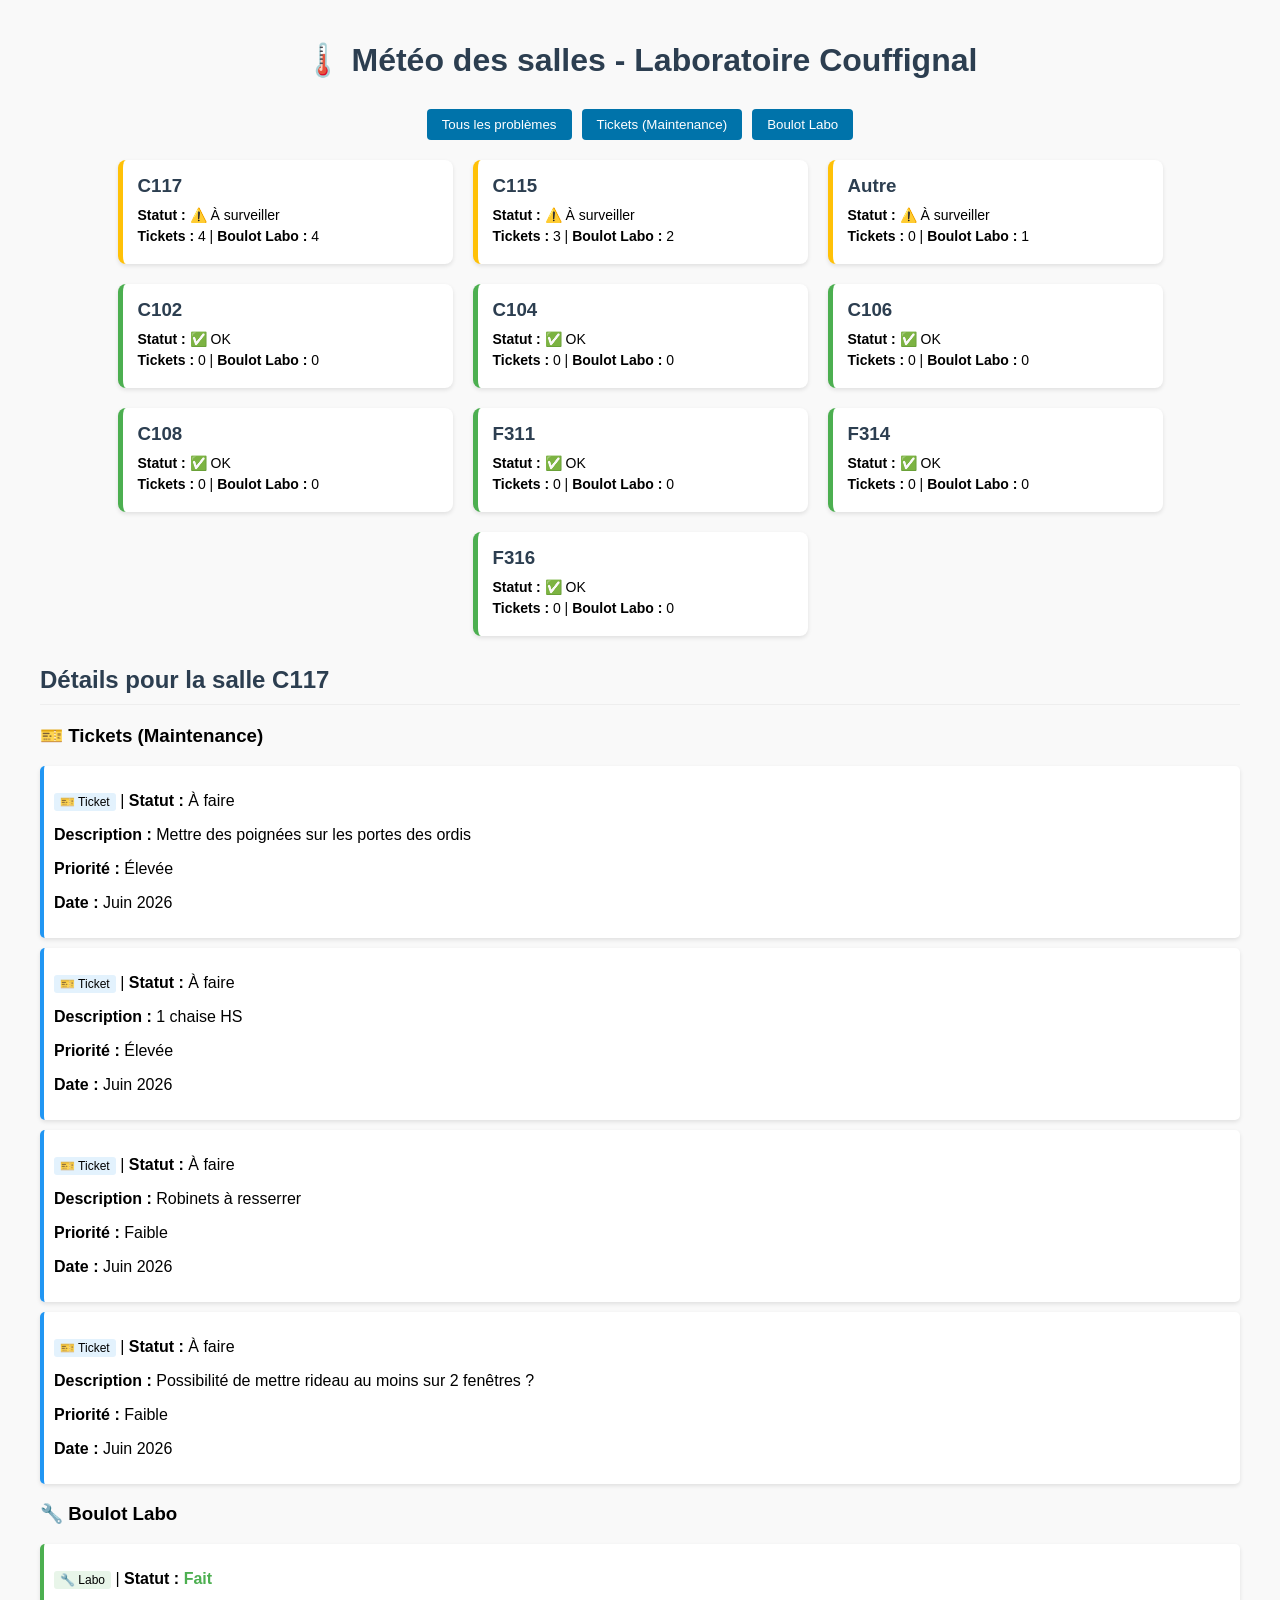
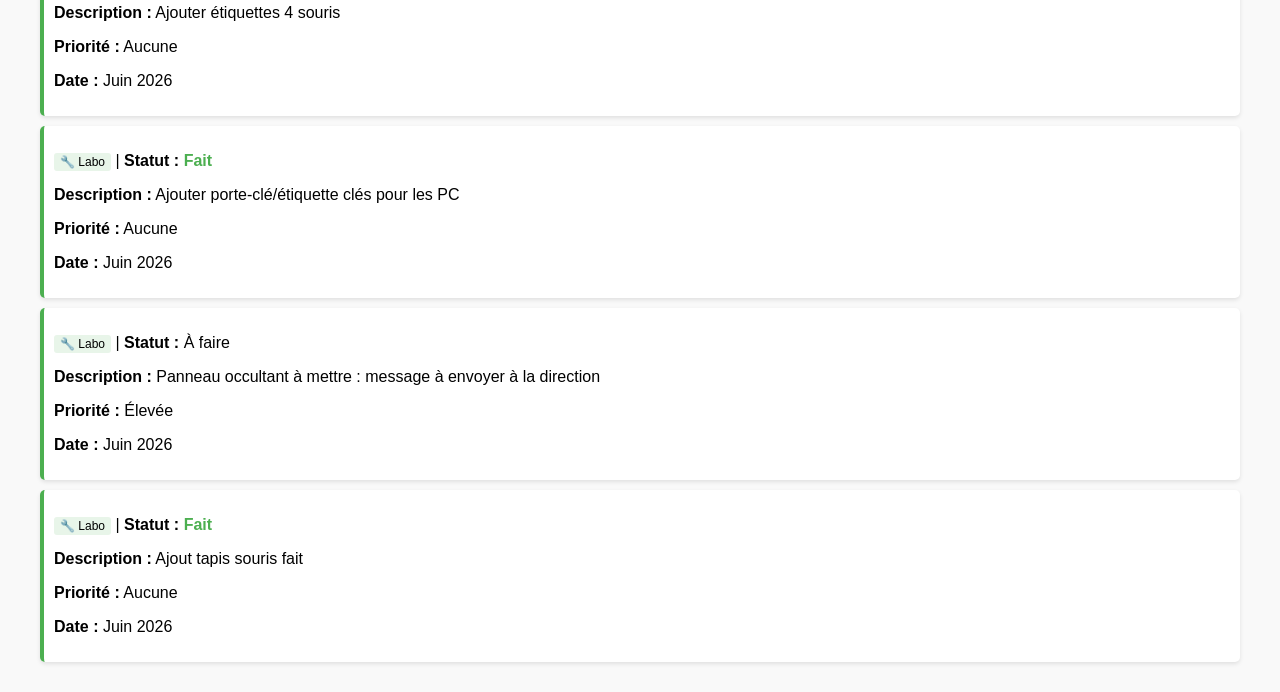
<file: index.html>
<!DOCTYPE html>
<html lang="fr">

<head>
    <meta charset="UTF-8">
    <meta name="viewport" content="width=device-width, initial-scale=1.0">
    <title>🌡️ Météo des salles - Laboratoire Couffignal</title>
    <link rel="stylesheet" href="style.css">
</head>
<body>
    <h1>🌡️ Météo des salles - Laboratoire Couffignal</h1>

    <!-- Filtres -->
    <div class="filters">
        <button onclick="filterProblems('all')">Tous les problèmes</button>
        <button onclick="filterProblems('ticket')">Tickets (Maintenance)</button>
        <button onclick="filterProblems('labo')">Boulot Labo</button>
    </div>

    <!-- Tableau de bord -->
    <div class="dashboard" id="dashboard"></div>

    <!-- Liste des problèmes -->
    <div class="problems" id="problemsList"></div>

    <!-- data.js DOIT être chargé avant script.js -->
    <script src="data.js"></script>
    <script src="script.js"></script>
</body>
</html>
</file>
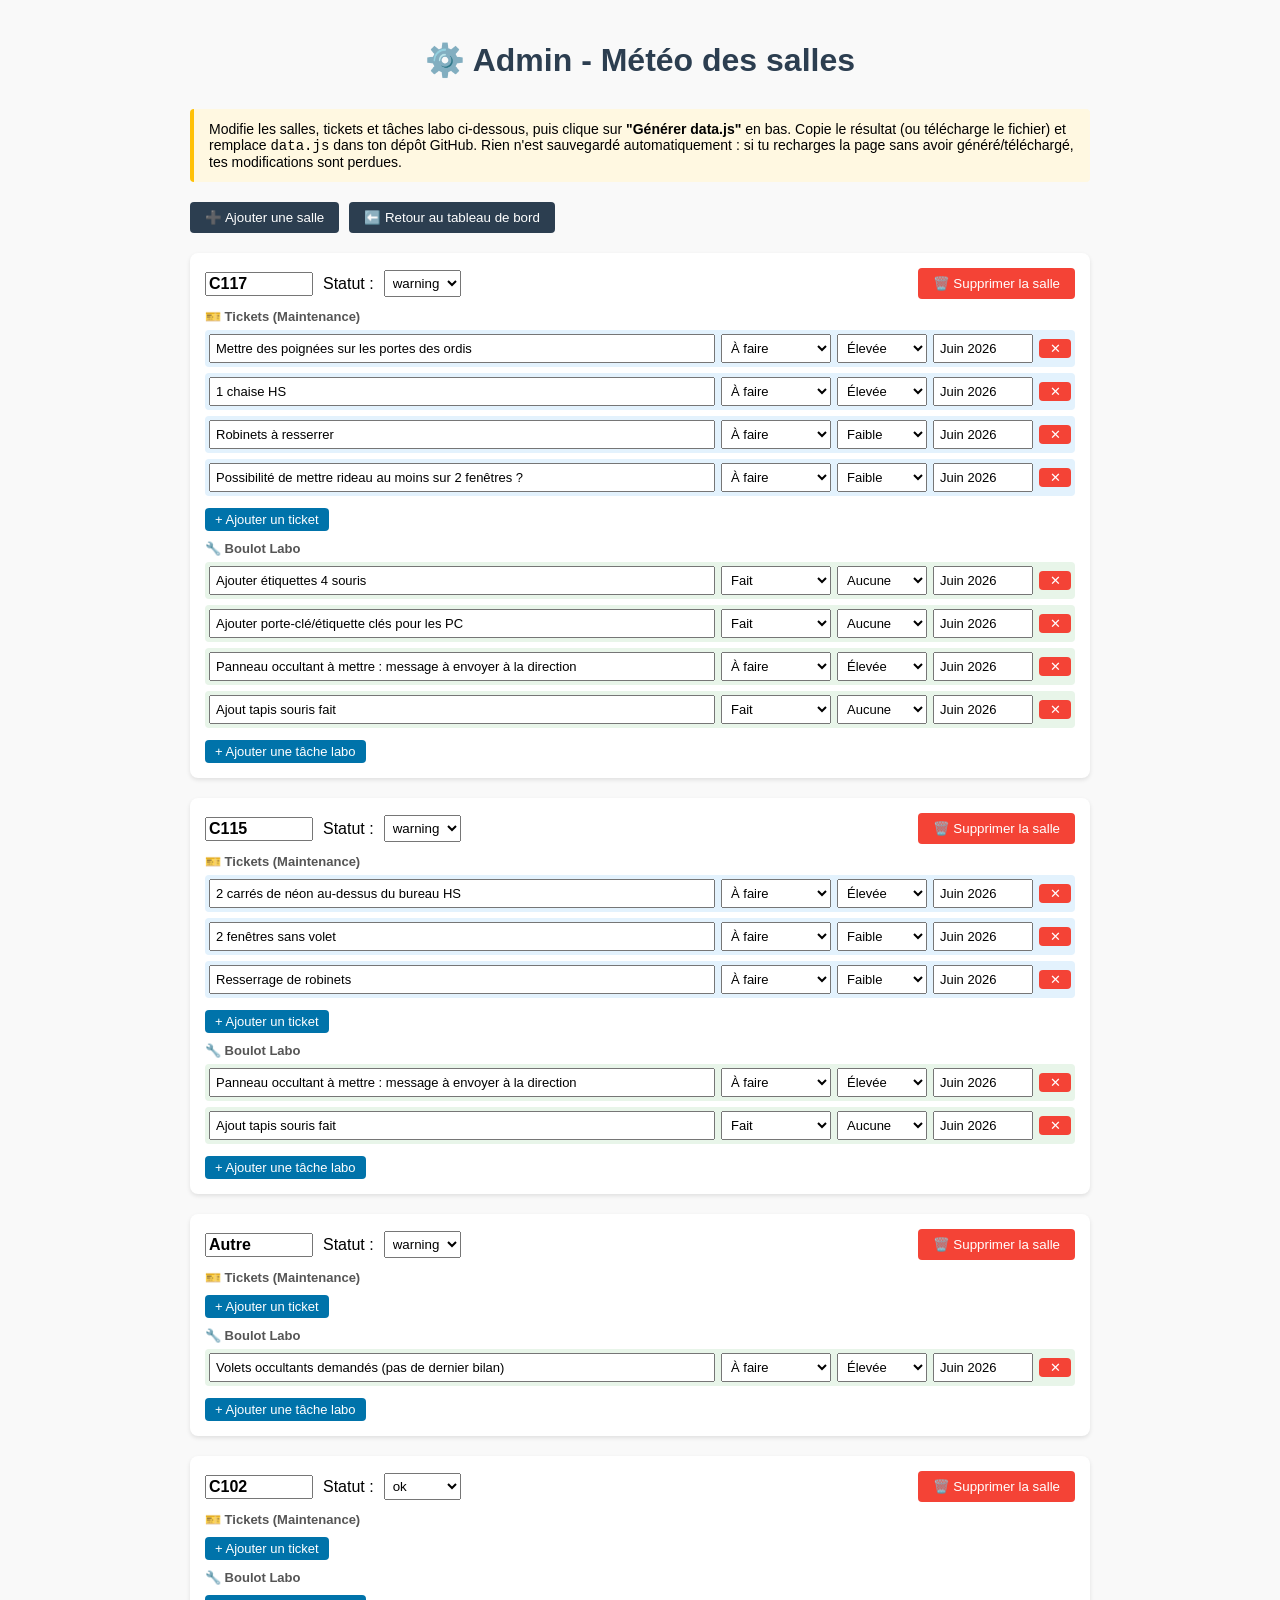
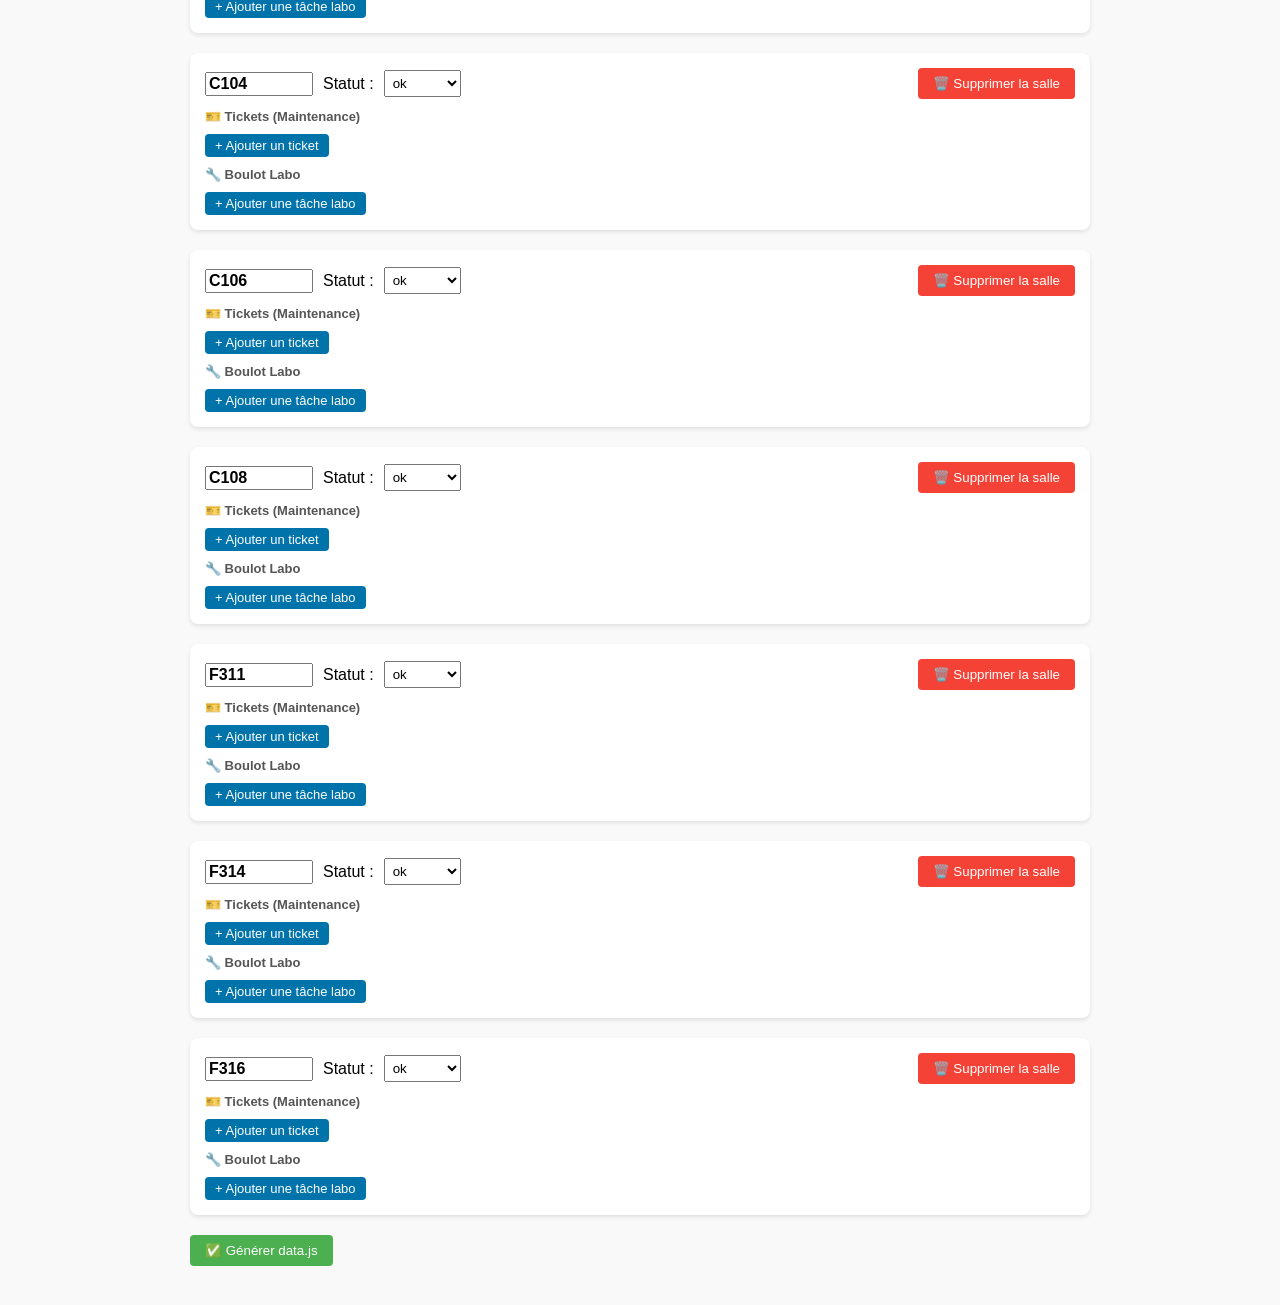
<file: admin.html>
<!DOCTYPE html>
<html lang="fr">

<head>
    <meta charset="UTF-8">
    <meta name="viewport" content="width=device-width, initial-scale=1.0">
    <title>⚙️ Admin - Météo des salles</title>
    <link rel="stylesheet" href="style.css">
    <link rel="stylesheet" href="admin.css">
</head>
<body>
    <div class="admin-wrap">
        <h1>⚙️ Admin - Météo des salles</h1>

        <div class="admin-intro">
            Modifie les salles, tickets et tâches labo ci-dessous, puis clique sur
            <strong>"Générer data.js"</strong> en bas. Copie le résultat (ou télécharge le fichier)
            et remplace <code>data.js</code> dans ton dépôt GitHub. Rien n'est sauvegardé automatiquement :
            si tu recharges la page sans avoir généré/téléchargé, tes modifications sont perdues.
        </div>

        <div class="toolbar">
            <button onclick="addSalle()">➕ Ajouter une salle</button>
            <button onclick="location.href='index.html'">⬅️ Retour au tableau de bord</button>
        </div>

        <div id="sallesContainer"></div>

        <div class="toolbar">
            <button id="generateBtn" onclick="generateOutput()">✅ Générer data.js</button>
        </div>

        <div id="outputWrap">
            <p><strong>Résultat :</strong> copie ce texte dans <code>data.js</code>, ou télécharge directement.</p>
            <textarea id="output" readonly></textarea>
            <div class="toolbar">
                <button onclick="copyOutput()">📋 Copier</button>
                <button onclick="downloadOutput()">⬇️ Télécharger data.js</button>
            </div>
        </div>
    </div>

    <!-- On charge les données existantes comme point de départ -->
    <script src="data.js"></script>
    <script>
        // Copie de travail (on ne modifie jamais "salles" directement,
        // pour ne pas dépendre de l'ordre de chargement)
        let workingData = JSON.parse(JSON.stringify(salles));

        const STATUS_OPTIONS = ["ok", "warning", "error"];
        const ITEM_STATUS_OPTIONS = ["À faire", "Vu", "Fait"];
        const PRIORITY_OPTIONS = [
            { value: 0, label: "Aucune" },
            { value: 1, label: "Faible" },
            { value: 2, label: "Élevée" }
        ];

        function render() {
            const container = document.getElementById("sallesContainer");
            container.innerHTML = "";
            workingData.forEach((salle, sIndex) => {
                const block = document.createElement("div");
                block.className = "salle-block";

                block.innerHTML = `
                    <div class="salle-block-header">
                        <input type="text" value="${escapeAttr(salle.id)}"
                            onchange="updateSalleField(${sIndex}, 'id', this.value)" />
                        <label>Statut :</label>
                        <select onchange="updateSalleField(${sIndex}, 'status', this.value)">
                            ${STATUS_OPTIONS.map(s => `<option value="${s}" ${s === salle.status ? "selected" : ""}>${s}</option>`).join("")}
                        </select>
                        <button class="remove-btn" onclick="removeSalle(${sIndex})">🗑️ Supprimer la salle</button>
                    </div>

                    <div class="sub-section-title">🎫 Tickets (Maintenance)</div>
                    <div id="tickets-${sIndex}"></div>
                    <button class="small-btn add-item-btn" onclick="addItem(${sIndex}, 'tickets')">+ Ajouter un ticket</button>

                    <div class="sub-section-title">🔧 Boulot Labo</div>
                    <div id="labo-${sIndex}"></div>
                    <button class="small-btn add-item-btn" onclick="addItem(${sIndex}, 'labo')">+ Ajouter une tâche labo</button>
                `;
                container.appendChild(block);

                renderItems(sIndex, "tickets");
                renderItems(sIndex, "labo");
            });
        }

        function renderItems(sIndex, type) {
            const wrap = document.getElementById(`${type}-${sIndex}`);
            const items = workingData[sIndex][type];
            wrap.innerHTML = "";
            items.forEach((item, iIndex) => {
                const row = document.createElement("div");
                row.className = `item-row ${type === "tickets" ? "ticket-row" : "labo-row"}`;
                row.innerHTML = `
                    <input type="text" placeholder="Description" value="${escapeAttr(item.description)}"
                        onchange="updateItemField(${sIndex}, '${type}', ${iIndex}, 'description', this.value)" />
                    <select onchange="updateItemField(${sIndex}, '${type}', ${iIndex}, 'status', this.value)">
                        ${ITEM_STATUS_OPTIONS.map(s => `<option value="${s}" ${s === item.status ? "selected" : ""}>${s}</option>`).join("")}
                    </select>
                    <select onchange="updateItemField(${sIndex}, '${type}', ${iIndex}, 'priority', Number(this.value))">
                        ${PRIORITY_OPTIONS.map(p => `<option value="${p.value}" ${p.value === item.priority ? "selected" : ""}>${p.label}</option>`).join("")}
                    </select>
                    <input type="text" placeholder="Date" value="${escapeAttr(item.date)}"
                        onchange="updateItemField(${sIndex}, '${type}', ${iIndex}, 'date', this.value)" />
                    <button class="remove-btn small-btn" onclick="removeItem(${sIndex}, '${type}', ${iIndex})">✕</button>
                `;
                wrap.appendChild(row);
            });
        }

        function updateSalleField(sIndex, field, value) {
            workingData[sIndex][field] = value;
        }

        function updateItemField(sIndex, type, iIndex, field, value) {
            workingData[sIndex][type][iIndex][field] = value;
        }

        function addSalle() {
            const id = prompt("Identifiant de la salle (ex: C110) :");
            if (!id) return;
            workingData.push({ id: id, status: "ok", tickets: [], labo: [] });
            render();
        }

        function removeSalle(sIndex) {
            if (!confirm(`Supprimer la salle "${workingData[sIndex].id}" ?`)) return;
            workingData.splice(sIndex, 1);
            render();
        }

        function addItem(sIndex, type) {
            workingData[sIndex][type].push({
                description: "",
                status: "À faire",
                priority: 1,
                date: new Date().toLocaleDateString("fr-FR", { month: "long", year: "numeric" })
            });
            render();
        }

        function removeItem(sIndex, type, iIndex) {
            workingData[sIndex][type].splice(iIndex, 1);
            render();
        }

        function escapeAttr(str) {
            return String(str).replace(/&/g, "&amp;").replace(/"/g, "&quot;");
        }

        function generateOutput() {
            const header = `// ============================================================
// DONNÉES DES SALLES
// C'est CE fichier qu'on modifie pour mettre à jour la météo des salles.
// Pas besoin de toucher au HTML, au CSS ou au script.js.
// Généré via admin.html le ${new Date().toLocaleDateString("fr-FR")}
// ============================================================

const salles = `;
            const body = JSON.stringify(workingData, null, 4);
            const output = header + body + ";\n";
            document.getElementById("output").value = output;
            document.getElementById("outputWrap").style.display = "block";
            document.getElementById("outputWrap").scrollIntoView({ behavior: "smooth" });
        }

        function copyOutput() {
            const output = document.getElementById("output");
            output.select();
            document.execCommand("copy");
            alert("Copié dans le presse-papier !");
        }

        function downloadOutput() {
            const text = document.getElementById("output").value;
            const blob = new Blob([text], { type: "text/javascript" });
            const url = URL.createObjectURL(blob);
            const a = document.createElement("a");
            a.href = url;
            a.download = "data.js";
            a.click();
            URL.revokeObjectURL(url);
        }

        render();
    </script>
</body>
</html>
</file>
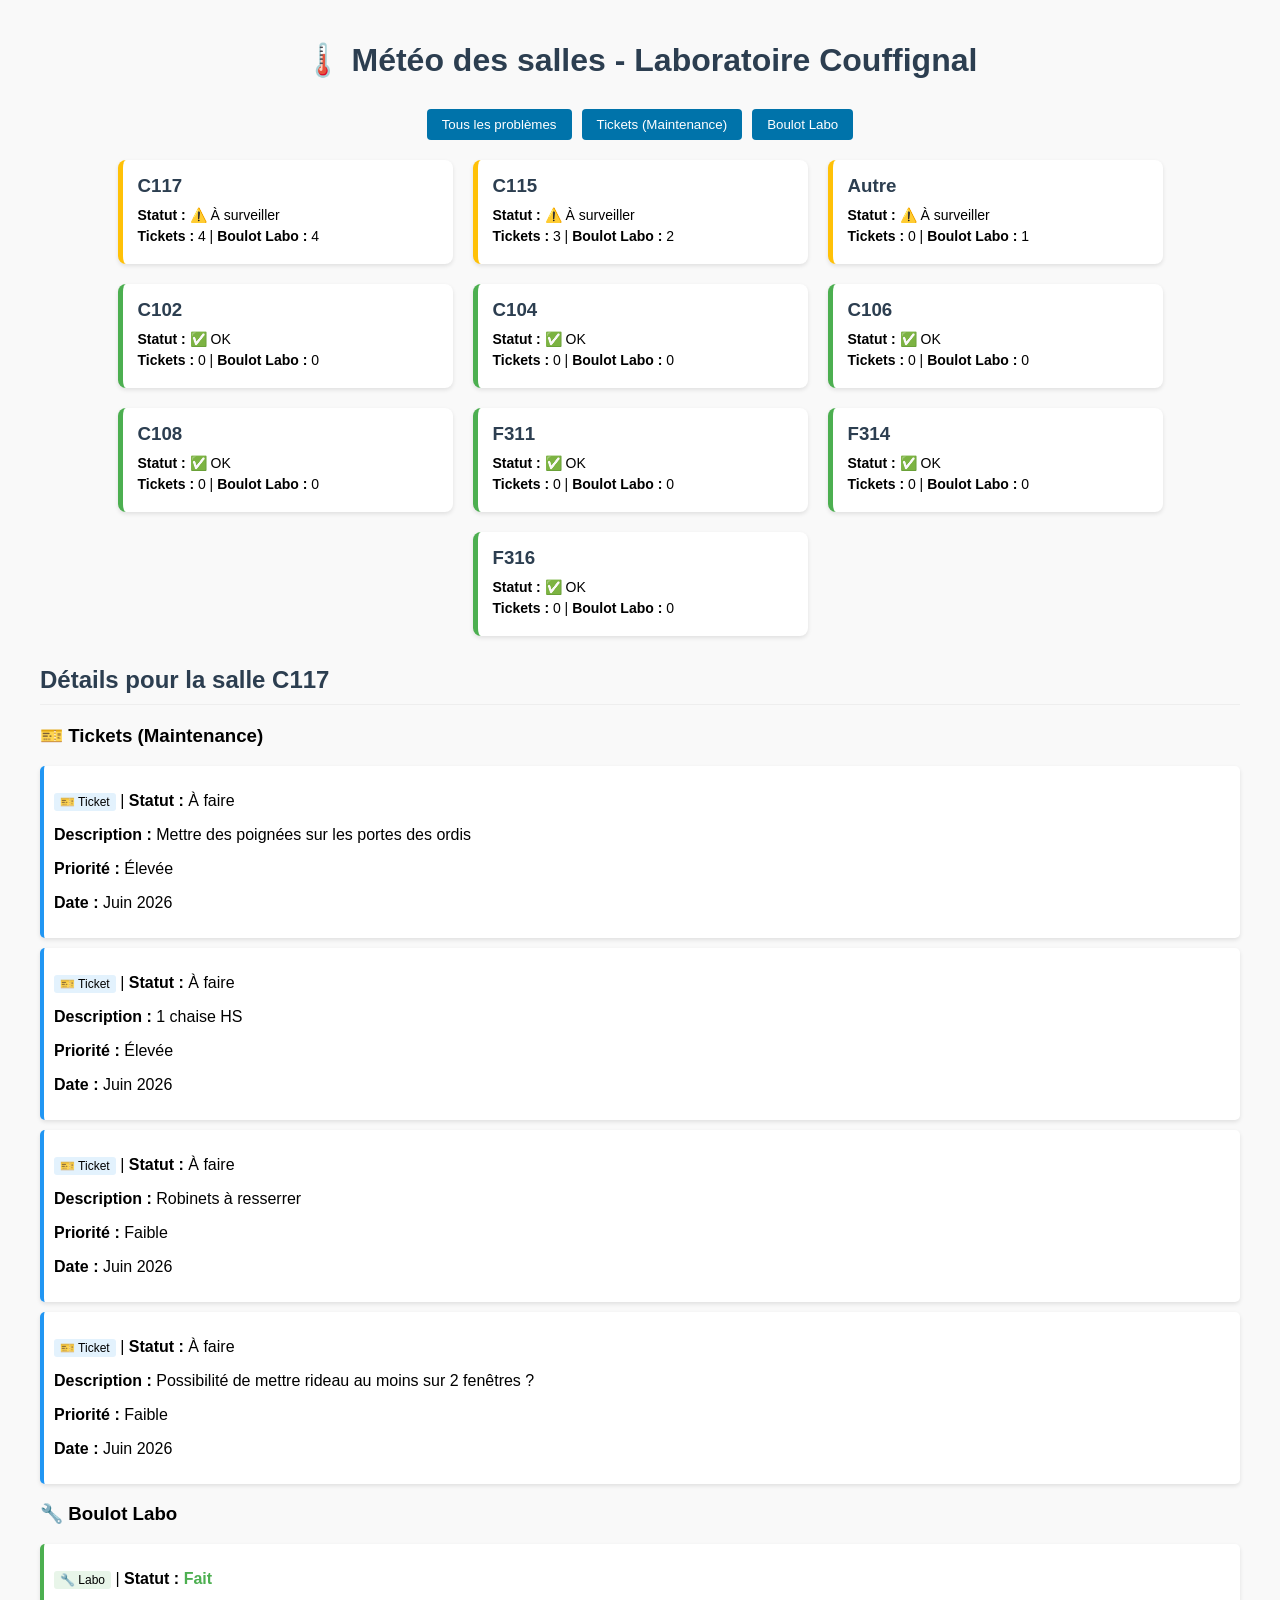
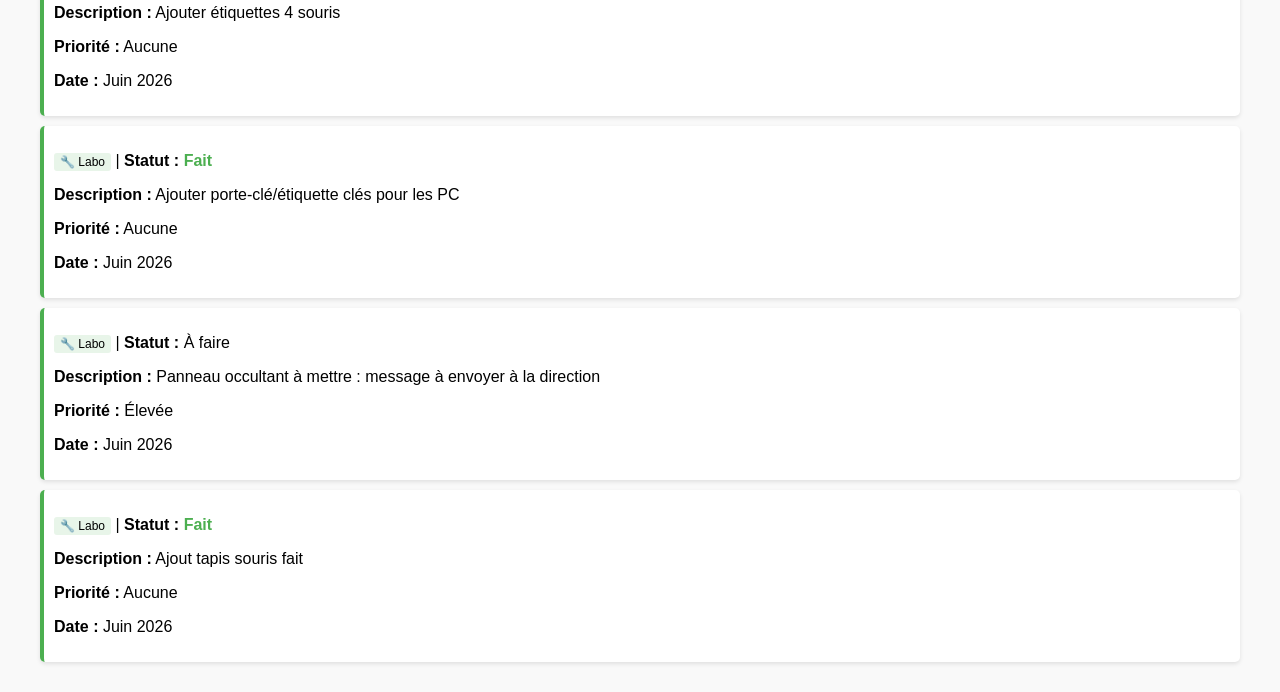
<file: essai1.html>
<!DOCTYPE html>
<html lang="fr">
    
<head>
    <meta charset="UTF-8">
    <meta name="viewport" content="width=device-width, initial-scale=1.0">
    <title>🌡️ Météo des salles - Laboratoire Couffignal</title>
    <style>
        body {
            font-family: Arial, sans-serif;
            max-width: 1200px;
            margin: 0 auto;
            padding: 20px;
            background-color: #f9f9f9;
        }
        h1, h2 {
            color: #2c3e50;
        }
        h1 {
            text-align: center;
            margin-bottom: 30px;
        }
        h2 {
            border-bottom: 1px solid #eee;
            padding-bottom: 10px;
            margin-top: 30px;
        }
        .filters {
            display: flex;
            gap: 10px;
            margin: 20px 0;
            flex-wrap: wrap;
            justify-content: center;
        }
        button {
            padding: 8px 15px;
            background: #0073aa;
            color: white;
            border: none;
            border-radius: 4px;
            cursor: pointer;
        }
        button:hover {
            background: #005177;
        }
        .dashboard {
            display: flex;
            flex-wrap: wrap;
            gap: 20px;
            justify-content: center;
            margin: 20px 0;
        }
        .salle-card {
            background: white;
            border-radius: 8px;
            padding: 15px;
            width: 300px;
            box-shadow: 0 2px 4px rgba(0,0,0,0.1);
            cursor: pointer;
            transition: transform 0.2s;
        }
        .salle-card:hover {
            transform: scale(1.02);
        }
        .salle-card.ok {
            border-left: 5px solid #4CAF50;
        }
        .salle-card.warning {
            border-left: 5px solid #FFC107;
        }
        .salle-card.error {
            border-left: 5px solid #F44336;
        }
        .salle-card h3 {
            margin: 0 0 10px 0;
            color: #2c3e50;
        }
        .salle-card p {
            margin: 5px 0;
            font-size: 14px;
        }
        .problems {
            margin-top: 20px;
        }
        .problem-item {
            background: white;
            padding: 10px;
            margin: 10px 0;
            border-radius: 5px;
            box-shadow: 0 2px 4px rgba(0,0,0,0.1);
        }
        .problem-item.ticket {
            border-left: 4px solid #2196F3;
        }
        .problem-item.labo {
            border-left: 4px solid #4CAF50;
        }
        .status-vu, .status-fait {
            color: #4CAF50;
            font-weight: bold;
        }
        .status-a-faire {
            color: #F44336;
            font-weight: bold;
        }
        .type-ticket {
            background-color: #e3f2fd;
            padding: 2px 6px;
            border-radius: 3px;
            font-size: 12px;
        }
        .type-labo {
            background-color: #e8f5e9;
            padding: 2px 6px;
            border-radius: 3px;
            font-size: 12px;
        }
    </style>
</head>
<body>
    <h1>🌡️ Météo des salles - Laboratoire Couffignal</h1>

    <!-- Filtres -->
    <div class="filters">
        <button onclick="filterProblems('all')">Tous les problèmes</button>
        <button onclick="filterProblems('ticket')">Tickets (Maintenance)</button>
        <button onclick="filterProblems('labo')">Boulot Labo</button>
    </div>

    <!-- Tableau de bord -->
    <div class="dashboard" id="dashboard"></div>

    <!-- Liste des problèmes -->
    <div class="problems" id="problemsList"></div>

    <!-- Script avec données intégrées -->
    <script>
        // Données intégrées directement dans le HTML
        const salles = [
            {
                "id": "C117",
                "status": "warning",
                "tickets": [
                    {
                        "description": "Mettre des poignées sur les portes des ordis",
                        "status": "À faire",
                        "priority": 2,
                        "date": "Juin 2026"
                    },
                    {
                        "description": "1 chaise HS",
                        "status": "À faire",
                        "priority": 2,
                        "date": "Juin 2026"
                    },
                    {
                        "description": "Robinets à resserrer",
                        "status": "À faire",
                        "priority": 1,
                        "date": "Juin 2026"
                    },
                    {
                        "description": "Possibilité de mettre rideau au moins sur 2 fenêtres ?",
                        "status": "À faire",
                        "priority": 1,
                        "date": "Juin 2026"
                    }
                ],
                "labo": [
                    {
                        "description": "Ajouter étiquettes 4 souris",
                        "status": "Fait",
                        "priority": 0,
                        "date": "Juin 2026"
                    },
                    {
                        "description": "Ajouter porte-clé/étiquette clés pour les PC",
                        "status": "Fait",
                        "priority": 0,
                        "date": "Juin 2026"
                    },
                    {
                        "description": "Panneau occultant à mettre : message à envoyer à la direction",
                        "status": "À faire",
                        "priority": 2,
                        "date": "Juin 2026"
                    },
                    {
                        "description": "Ajout tapis souris fait",
                        "status": "Fait",
                        "priority": 0,
                        "date": "Juin 2026"
                    }
                ]
            },
            {
                "id": "C115",
                "status": "warning",
                "tickets": [
                    {
                        "description": "2 carrés de néon au-dessus du bureau HS",
                        "status": "À faire",
                        "priority": 2,
                        "date": "Juin 2026"
                    },
                    {
                        "description": "2 fenêtres sans volet",
                        "status": "À faire",
                        "priority": 1,
                        "date": "Juin 2026"
                    },
                    {
                        "description": "Resserrage de robinets",
                        "status": "À faire",
                        "priority": 1,
                        "date": "Juin 2026"
                    }
                ],
                "labo": [
                    {
                        "description": "Panneau occultant à mettre : message à envoyer à la direction",
                        "status": "À faire",
                        "priority": 2,
                        "date": "Juin 2026"
                    },
                    {
                        "description": "Ajout tapis souris fait",
                        "status": "Fait",
                        "priority": 0,
                        "date": "Juin 2026"
                    }
                ]
            },
            {
                "id": "Autre",
                "status": "warning",
                "tickets": [],
                "labo": [
                    {
                        "description": "Volets occultants demandés (pas de dernier bilan)",
                        "status": "À faire",
                        "priority": 2,
                        "date": "Juin 2026"
                    }
                ]
            },
            {
                "id": "C102",
                "status": "ok",
                "tickets": [],
                "labo": []
            },
            {
                "id": "C104",
                "status": "ok",
                "tickets": [],
                "labo": []
            },
            {
                "id": "C106",
                "status": "ok",
                "tickets": [],
                "labo": []
            },
            {
                "id": "C108",
                "status": "ok",
                "tickets": [],
                "labo": []
            },
            {
                "id": "F311",
                "status": "ok",
                "tickets": [],
                "labo": []
            },
            {
                "id": "F314",
                "status": "ok",
                "tickets": [],
                "labo": []
            },
            {
                "id": "F316",
                "status": "ok",
                "tickets": [],
                "labo": []
            }
        ];

        // Génère le tableau de bord
        function generateDashboard() {
            const dashboard = document.getElementById("dashboard");
            dashboard.innerHTML = "";
            salles.forEach(salle => {
                const card = document.createElement("div");
                card.className = `salle-card ${salle.status}`;
                card.onclick = () => showProblems(salle.id);
                card.innerHTML = `
                    <h3>${salle.id}</h3>
                    <p><strong>Statut :</strong> ${getStatusText(salle.status)}</p>
                    <p><strong>Tickets :</strong> ${salle.tickets.length} | <strong>Boulot Labo :</strong> ${salle.labo.length}</p>
                `;
                dashboard.appendChild(card);
            });
        }

        // Affiche les problèmes d'une salle
        function showProblems(salleId) {
            const problemsList = document.getElementById("problemsList");
            const salle = salles.find(s => s.id === salleId);
            problemsList.innerHTML = `
                <h2>Détails pour la salle ${salleId}</h2>
                ${salle.tickets.length === 0 && salle.labo.length === 0 ? "<p>Aucun problème signalé.</p>" : ""}
            `;

            // Affiche les tickets
            if (salle.tickets.length > 0) {
                problemsList.innerHTML += `<h3>🎫 Tickets (Maintenance)</h3>`;
                salle.tickets.forEach(ticket => {
                    problemsList.innerHTML += `
                        <div class="problem-item ticket">
                            <p><span class="type-ticket">🎫 Ticket</span> | <strong>Statut :</strong> <span class="status-${ticket.status.toLowerCase().replace(' ', '-')}">${ticket.status}</span></p>
                            <p><strong>Description :</strong> ${ticket.description}</p>
                            <p><strong>Priorité :</strong> ${getPriorityText(ticket.priority)}</p>
                            <p><strong>Date :</strong> ${ticket.date}</p>
                        </div>
                    `;
                });
            }

            // Affiche les tâches labo
            if (salle.labo.length > 0) {
                problemsList.innerHTML += `<h3>🔧 Boulot Labo</h3>`;
                salle.labo.forEach(task => {
                    problemsList.innerHTML += `
                        <div class="problem-item labo">
                            <p><span class="type-labo">🔧 Labo</span> | <strong>Statut :</strong> <span class="status-${task.status.toLowerCase().replace(' ', '-')}">${task.status}</span></p>
                            <p><strong>Description :</strong> ${task.description}</p>
                            <p><strong>Priorité :</strong> ${getPriorityText(task.priority)}</p>
                            <p><strong>Date :</strong> ${task.date}</p>
                        </div>
                    `;
                });
            }
        }

        // Filtre les problèmes
        function filterProblems(type) {
            const problemsList = document.getElementById("problemsList");
            problemsList.innerHTML = `<h2>Problèmes filtrés (${type === 'all' ? 'Tous' : type === 'ticket' ? 'Tickets' : 'Boulot Labo'})</h2>`;
            let hasProblems = false;
            salles.forEach(salle => {
                const items = type === 'all' ? [...salle.tickets, ...salle.labo] :
                              type === 'ticket' ? salle.tickets :
                              salle.labo;
                items.forEach(item => {
                    hasProblems = true;
                    const itemType = type === 'ticket' ? 'ticket' : 'labo';
                    problemsList.innerHTML += `
                        <div class="problem-item ${itemType}">
                            <p><strong>Salle :</strong> ${salle.id} | <strong>Type :</strong> ${itemType === 'ticket' ? '🎫 Ticket' : '🔧 Labo'}</p>
                            <p><strong>Statut :</strong> <span class="status-${item.status.toLowerCase().replace(' ', '-')}">${item.status}</span></p>
                            <p><strong>Description :</strong> ${item.description}</p>
                            <p><strong>Priorité :</strong> ${getPriorityText(item.priority)}</p>
                            <p><strong>Date :</strong> ${item.date}</p>
                            <hr style="margin: 10px 0; border: none; border-top: 1px solid #eee;">
                        </div>
                    `;
                });
            });
            if (!hasProblems) problemsList.innerHTML += "<p>Aucun problème trouvé.</p>";
        }

        // Textes pour l'affichage
        function getStatusText(status) {
            switch(status) {
                case "ok": return "✅ OK";
                case "warning": return "⚠️ À surveiller";
                case "error": return "❌ Urgent";
                default: return "❓ Inconnu";
            }
        }

        function getPriorityText(priority) {
            switch(priority) {
                case 0: return "Aucune";
                case 1: return "Faible";
                case 2: return "Élevée";
                default: return "Inconnue";
            }
        }

        // Initialisation
        window.onload = function() {
            generateDashboard();
            showProblems("C117"); // Affiche les problèmes de C117 par défaut
        };
    </script>
</body>
</html>
</file>
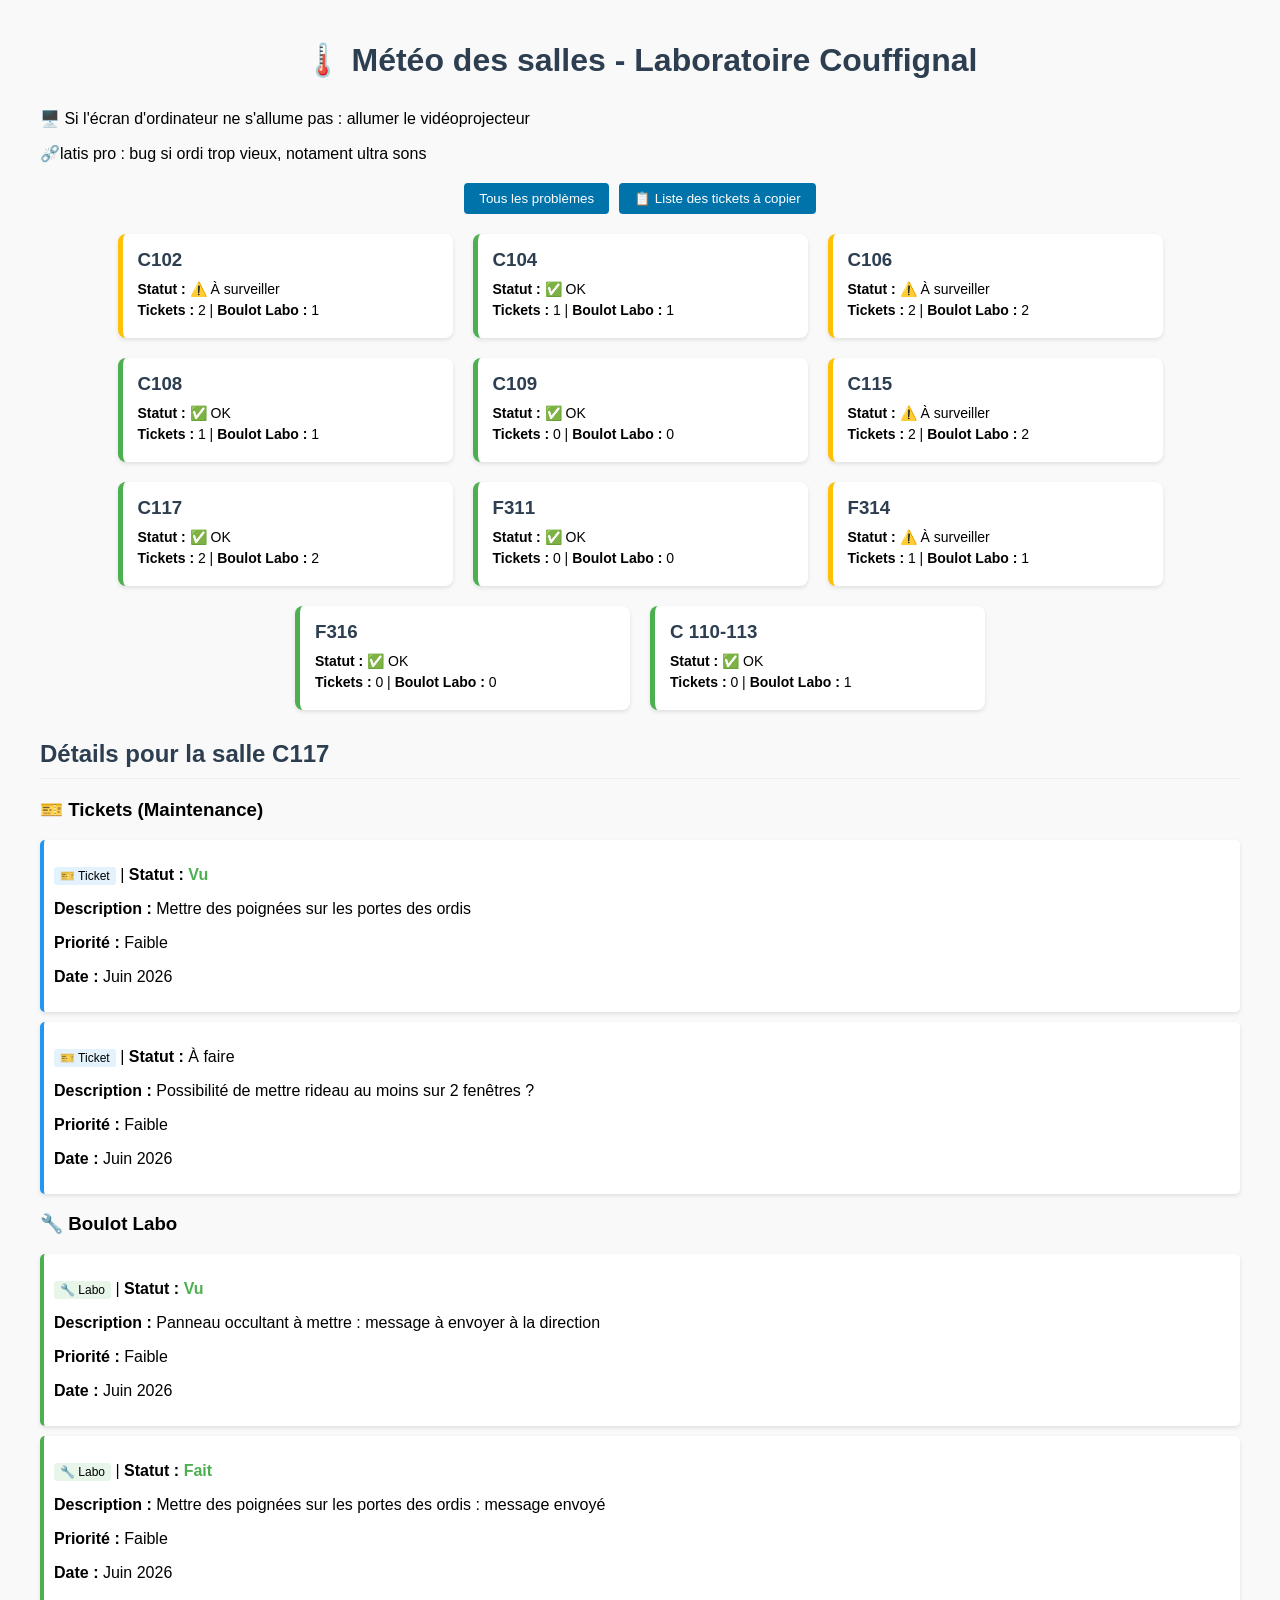
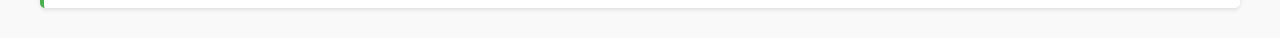
<file: meteo_salles.html>
<!DOCTYPE html>
<html lang="fr">

<head>
    <meta charset="UTF-8">
    <meta name="viewport" content="width=device-width, initial-scale=1.0">
    <title>🌡️ Météo des salles - Laboratoire Couffignal</title>
    <link rel="stylesheet" href="ms/style.css">
</head>
<body>
    <h1>🌡️ Météo des salles - Laboratoire Couffignal</h1>
    <p>  🖥️ Si l'écran d'ordinateur ne s'allume pas : allumer le vidéoprojecteur</p>
    <p>  ⛓️‍💥latis pro : bug si ordi trop vieux, notament ultra sons</p>
    <!-- Filtres -->
    <div class="filters">
        <button onclick="filterProblems('all')">Tous les problèmes</button>
        <button onclick="generateTicketList()">📋 Liste des tickets à copier</button>
    </div>

    <!-- Tableau de bord -->
    <div class="dashboard" id="dashboard"></div>

    <!-- Liste copiable des tickets, groupée par salle -->
    <div id="ticketListWrap">
        <h2>📋 Liste des tickets (copier/coller)</h2>
        <textarea id="ticketListOutput" readonly></textarea>
        <div class="filters">
            <button onclick="copyTicketList()">📋 Copier</button>
        </div>
    </div>

    <!-- Liste des problèmes -->
    <div class="problems" id="problemsList"></div>

    <!-- data.js DOIT être chargé avant script.js -->
    <script src="ms/data.js"></script>
    <script src="ms/script.js"></script>
</body>
</html>
</file>
<file: style.css>
body {
    font-family: Arial, sans-serif;
    max-width: 1200px;
    margin: 0 auto;
    padding: 20px;
    background-color: #f9f9f9;
}
h1, h2 {
    color: #2c3e50;
}
h1 {
    text-align: center;
    margin-bottom: 30px;
}
h2 {
    border-bottom: 1px solid #eee;
    padding-bottom: 10px;
    margin-top: 30px;
}
.filters {
    display: flex;
    gap: 10px;
    margin: 20px 0;
    flex-wrap: wrap;
    justify-content: center;
}
button {
    padding: 8px 15px;
    background: #0073aa;
    color: white;
    border: none;
    border-radius: 4px;
    cursor: pointer;
}
button:hover {
    background: #005177;
}
.dashboard {
    display: flex;
    flex-wrap: wrap;
    gap: 20px;
    justify-content: center;
    margin: 20px 0;
}
.salle-card {
    background: white;
    border-radius: 8px;
    padding: 15px;
    width: 300px;
    box-shadow: 0 2px 4px rgba(0,0,0,0.1);
    cursor: pointer;
    transition: transform 0.2s;
}
.salle-card:hover {
    transform: scale(1.02);
}
.salle-card.ok {
    border-left: 5px solid #4CAF50;
}
.salle-card.warning {
    border-left: 5px solid #FFC107;
}
.salle-card.error {
    border-left: 5px solid #F44336;
}
.salle-card h3 {
    margin: 0 0 10px 0;
    color: #2c3e50;
}
.salle-card p {
    margin: 5px 0;
    font-size: 14px;
}
.problems {
    margin-top: 20px;
}
.problem-item {
    background: white;
    padding: 10px;
    margin: 10px 0;
    border-radius: 5px;
    box-shadow: 0 2px 4px rgba(0,0,0,0.1);
}
.problem-item.ticket {
    border-left: 4px solid #2196F3;
}
.problem-item.labo {
    border-left: 4px solid #4CAF50;
}
.status-vu, .status-fait {
    color: #4CAF50;
    font-weight: bold;
}
.status-a-faire {
    color: #F44336;
    font-weight: bold;
}
.type-ticket {
    background-color: #e3f2fd;
    padding: 2px 6px;
    border-radius: 3px;
    font-size: 12px;
}
.type-labo {
    background-color: #e8f5e9;
    padding: 2px 6px;
    border-radius: 3px;
    font-size: 12px;
}
</file>
<file: admin.css>
.admin-wrap {
    max-width: 900px;
    margin: 0 auto;
}
.admin-intro {
    background: #fff8e1;
    border-left: 4px solid #FFC107;
    padding: 12px 15px;
    border-radius: 4px;
    margin-bottom: 20px;
    font-size: 14px;
}
.salle-block {
    background: white;
    border-radius: 8px;
    padding: 15px;
    margin-bottom: 20px;
    box-shadow: 0 2px 4px rgba(0,0,0,0.1);
}
.salle-block-header {
    display: flex;
    align-items: center;
    gap: 10px;
    flex-wrap: wrap;
    margin-bottom: 10px;
}
.salle-block-header input[type="text"] {
    font-weight: bold;
    font-size: 16px;
    width: 100px;
}
.salle-block-header select {
    padding: 4px;
}
.remove-btn {
    background: #F44336;
    margin-left: auto;
}
.remove-btn:hover {
    background: #b71c1c;
}
.small-btn {
    padding: 4px 10px;
    font-size: 13px;
}
.item-row {
    display: grid;
    grid-template-columns: 1fr 110px 90px 100px 32px;
    gap: 6px;
    align-items: center;
    margin: 6px 0;
}
.item-row input, .item-row select {
    padding: 5px;
    font-size: 13px;
    width: 100%;
    box-sizing: border-box;
}
.item-row.ticket-row {
    background: #e3f2fd;
    padding: 4px;
    border-radius: 4px;
}
.item-row.labo-row {
    background: #e8f5e9;
    padding: 4px;
    border-radius: 4px;
}
.item-row .remove-btn {
    margin: 0;
    padding: 2px 6px;
}
.sub-section-title {
    font-size: 13px;
    font-weight: bold;
    color: #555;
    margin: 10px 0 4px 0;
}
.add-item-btn {
    margin-top: 6px;
}
.toolbar {
    display: flex;
    gap: 10px;
    flex-wrap: wrap;
    margin: 20px 0;
}
.toolbar button {
    background: #2c3e50;
}
.toolbar button:hover {
    background: #1a252f;
}
#generateBtn {
    background: #4CAF50;
}
#generateBtn:hover {
    background: #357a38;
}
#output {
    width: 100%;
    height: 300px;
    font-family: monospace;
    font-size: 12px;
    padding: 10px;
    box-sizing: border-box;
    border: 1px solid #ccc;
    border-radius: 4px;
}
#outputWrap {
    display: none;
    margin-top: 20px;
}
</file>
<file: ms/style.css>
body {
    font-family: Arial, sans-serif;
    max-width: 1200px;
    margin: 0 auto;
    padding: 20px;
    background-color: #f9f9f9;
}
h1, h2 {
    color: #2c3e50;
}
h1 {
    text-align: center;
    margin-bottom: 30px;
}
h2 {
    border-bottom: 1px solid #eee;
    padding-bottom: 10px;
    margin-top: 30px;
}
.filters {
    display: flex;
    gap: 10px;
    margin: 20px 0;
    flex-wrap: wrap;
    justify-content: center;
}
button {
    padding: 8px 15px;
    background: #0073aa;
    color: white;
    border: none;
    border-radius: 4px;
    cursor: pointer;
}
button:hover {
    background: #005177;
}
.dashboard {
    display: flex;
    flex-wrap: wrap;
    gap: 20px;
    justify-content: center;
    margin: 20px 0;
}
.salle-card {
    background: white;
    border-radius: 8px;
    padding: 15px;
    width: 300px;
    box-shadow: 0 2px 4px rgba(0,0,0,0.1);
    cursor: pointer;
    transition: transform 0.2s;
}
.salle-card:hover {
    transform: scale(1.02);
}
.salle-card.ok {
    border-left: 5px solid #4CAF50;
}
.salle-card.warning {
    border-left: 5px solid #FFC107;
}
.salle-card.error {
    border-left: 5px solid #F44336;
}
.salle-card h3 {
    margin: 0 0 10px 0;
    color: #2c3e50;
}
.salle-card p {
    margin: 5px 0;
    font-size: 14px;
}
.problems {
    margin-top: 20px;
}
.problem-item {
    background: white;
    padding: 10px;
    margin: 10px 0;
    border-radius: 5px;
    box-shadow: 0 2px 4px rgba(0,0,0,0.1);
}
.problem-item.ticket {
    border-left: 4px solid #2196F3;
}
.problem-item.labo {
    border-left: 4px solid #4CAF50;
}
.status-vu, .status-fait {
    color: #4CAF50;
    font-weight: bold;
}
.status-a-faire {
    color: #F44336;
    font-weight: bold;
}
.type-ticket {
    background-color: #e3f2fd;
    padding: 2px 6px;
    border-radius: 3px;
    font-size: 12px;
}
.type-labo {
    background-color: #e8f5e9;
    padding: 2px 6px;
    border-radius: 3px;
    font-size: 12px;
}

/* ===== Liste copiable des tickets ===== */
#ticketListWrap {
    display: none;
    margin-top: 20px;
    background: white;
    padding: 15px;
    border-radius: 8px;
    box-shadow: 0 2px 4px rgba(0,0,0,0.1);
}
#ticketListOutput {
    width: 100%;
    height: 280px;
    font-family: monospace;
    font-size: 13px;
    padding: 10px;
    box-sizing: border-box;
    border: 1px solid #ccc;
    border-radius: 4px;
    white-space: pre;
}
</file>
